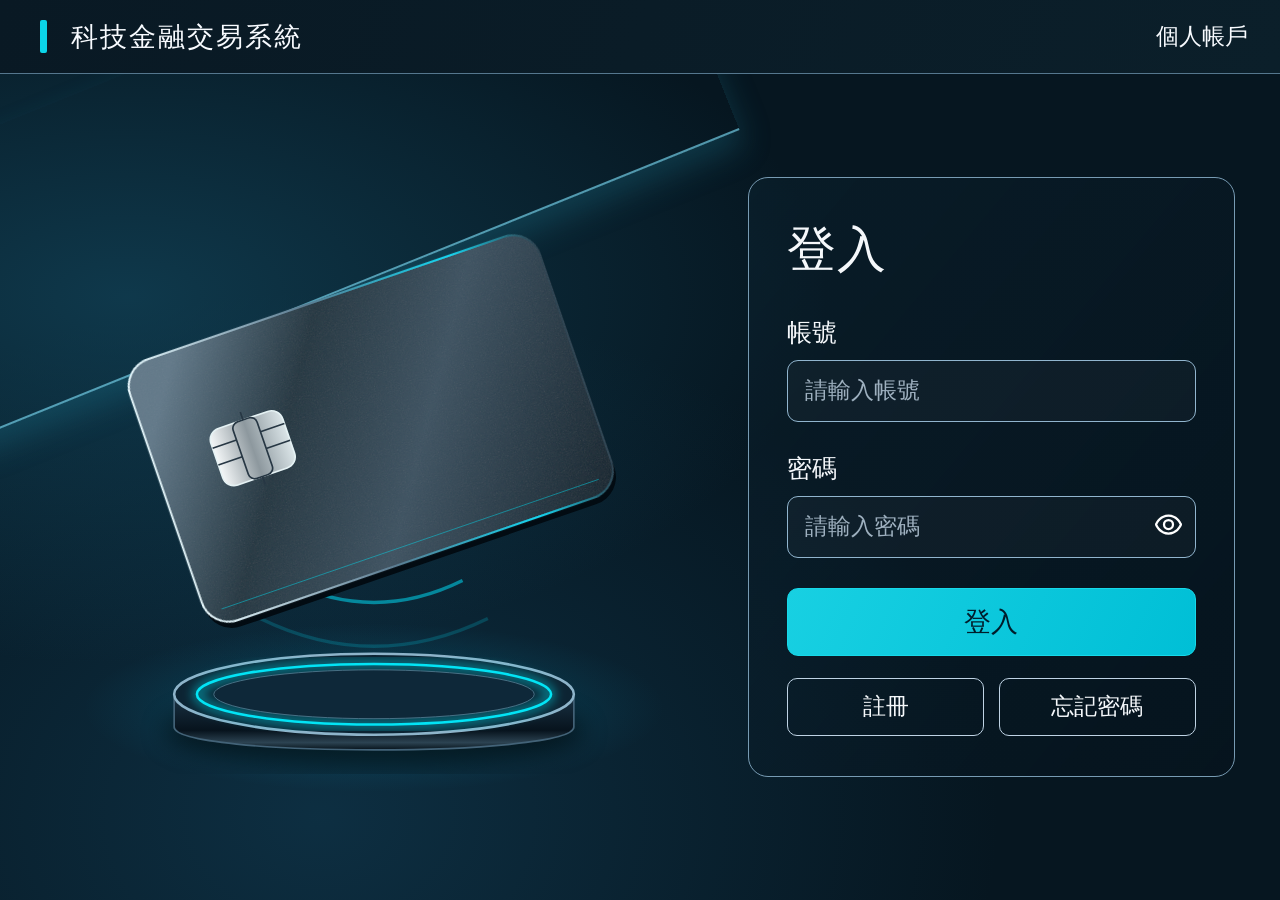
<file: index.html>
<!doctype html>
<html lang="zh-Hant" data-type="software">
<head>
  <meta charset="utf-8"><meta name="viewport" content="width=device-width,initial-scale=1">
  <meta name="description" content="科技金融交易系統專題展示：模擬收款、現金儲值、卡片管理及管理員審核。無實際金流。">
  <meta name="theme-color" content="#081a26"><meta name="page-type" content="software"><meta name="site-kind" content="software">
  <title>科技金融交易系統｜模擬交易</title>
  <link rel="stylesheet" href="./style.css?v=merchant-20261125-r2"><link rel="stylesheet" href="./live.css?v=merchant-20261125-r2"><script src="./app.js?v=merchant-20261125-r2" defer></script><script src="./api-client.js?v=merchant-20261125-r2" defer></script><script src="./user-live.js?v=merchant-20261125-r2" defer></script>
</head>
<body data-entry="user">
  <a class="skip" href="#content">跳至主要內容</a>
  <header class="topbar"><a class="brand" href="#home"><i></i>科技金融交易系統</a><div class="top-tools"><button class="icon-button menu-button" data-action="menu" aria-label="開啟導覽" aria-expanded="false">☰</button><span id="area-name">個人帳戶</span></div></header>
  <div id="app"></div>
  <footer class="simulation-tools"><details id="sim-tools"><summary>模擬控制台</summary><div class="tools-body"><p>僅使用虛構資料，不連接 MySQL、金流或讀卡機。資料儲存在此瀏覽器，可隨時重置。</p><label>使用者身分<select id="mode"><option value="user">個人帳戶</option><option value="merchant">商家收款</option></select></label><label class="check"><input id="auto-events" type="checkbox" checked>自動模擬讀卡與處理回應</label><div class="actions"><button data-action="load-fixture">載入流程測試資料</button><button data-action="reset-demo">重置為空帳戶</button></div><div id="device-controls"></div><p class="small" id="fixture-note">流程測試：付款人初始 NT$ 1,280，商家收款 300 後餘額 980，再儲值 500 後為 1,480。</p></div></details></footer>
  <dialog id="dialog" aria-labelledby="dialog-title"></dialog><div id="toast" role="status" aria-live="polite"></div>
  <noscript>本專題展示需要 JavaScript，請啟用後再操作。</noscript>
</body></html>
</file>
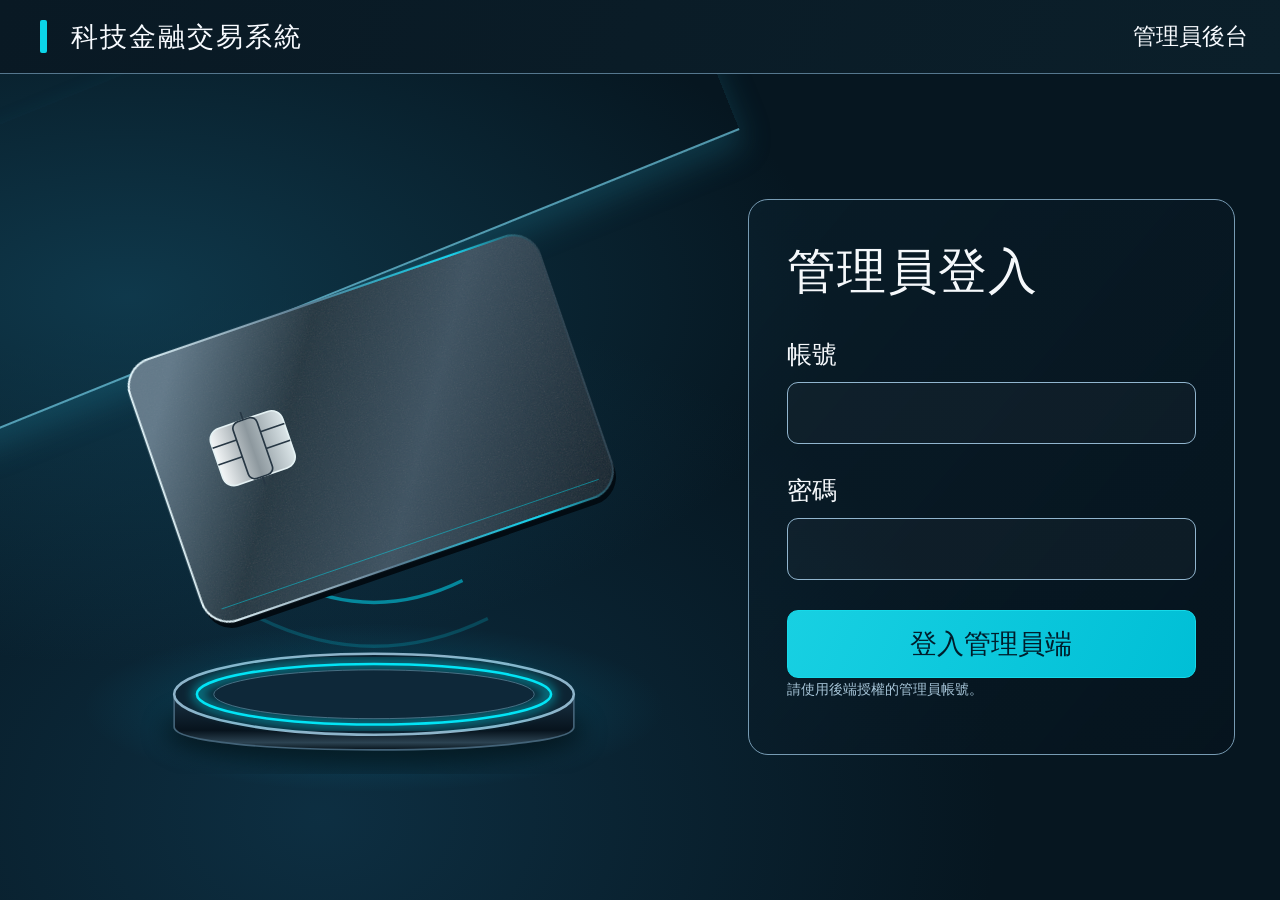
<file: simulation/admin.html>
<!doctype html>
<html lang="zh-Hant" data-type="software">
<head>
  <meta charset="utf-8"><meta name="viewport" content="width=device-width,initial-scale=1">
  <meta name="description" content="科技金融交易系統專題展示：模擬收款、現金儲值、卡片管理及管理員審核。無實際金流。">
  <meta name="theme-color" content="#081a26"><meta name="page-type" content="software"><meta name="site-kind" content="software">
  <title>管理員後台｜模擬交易</title>
  <link rel="stylesheet" href="./style.css?v=merchant-id-20261126-r1"><link rel="stylesheet" href="./console-ready.css?v=merchant-id-20261126-r1"><script src="./app.js?v=merchant-id-20261126-r1" defer></script><script src="./console-config.js?v=merchant-id-20261126-r1" defer></script><script src="./console-api.js?v=merchant-id-20261126-r1" defer></script><script src="./kiosk-api.js?v=merchant-id-20261126-r1" defer></script><script src="./console-ready.js?v=merchant-id-20261126-r1" defer></script>
</head>
<body data-entry="admin">
  <a class="skip" href="#content">跳至主要內容</a>
  <header class="topbar"><a class="brand" href="#admin"><i></i>科技金融交易系統</a><div class="top-tools"><button class="icon-button menu-button" data-action="menu" aria-label="開啟導覽" aria-expanded="false">☰</button><span id="area-name">管理員後台</span></div></header>
  <div id="app"></div>
  <footer class="simulation-tools"><details id="sim-tools"><summary>模擬控制台</summary><div class="tools-body"><p>僅使用虛構資料，不連接 MySQL、金流或讀卡機。資料儲存在此瀏覽器，可隨時重置。</p><label>獨立操作端<select id="mode" disabled><option value="admin">管理員後台（模擬）</option></select></label><label class="check"><input id="auto-events" type="checkbox" checked>自動模擬讀卡與處理回應</label><div class="actions"><button data-action="load-fixture">載入流程測試資料</button><button data-action="reset-demo">重置為空帳戶</button></div><div id="device-controls"></div><p class="small" id="fixture-note">流程測試：付款人初始 NT$ 1,280，商家收款 300 後餘額 980，再儲值 500 後為 1,480。</p></div></details></footer>
  <dialog id="dialog" aria-labelledby="dialog-title"></dialog><div id="toast" role="status" aria-live="polite"></div>
  <noscript>本專題展示需要 JavaScript，請啟用後再操作。</noscript>
</body></html>
</file>
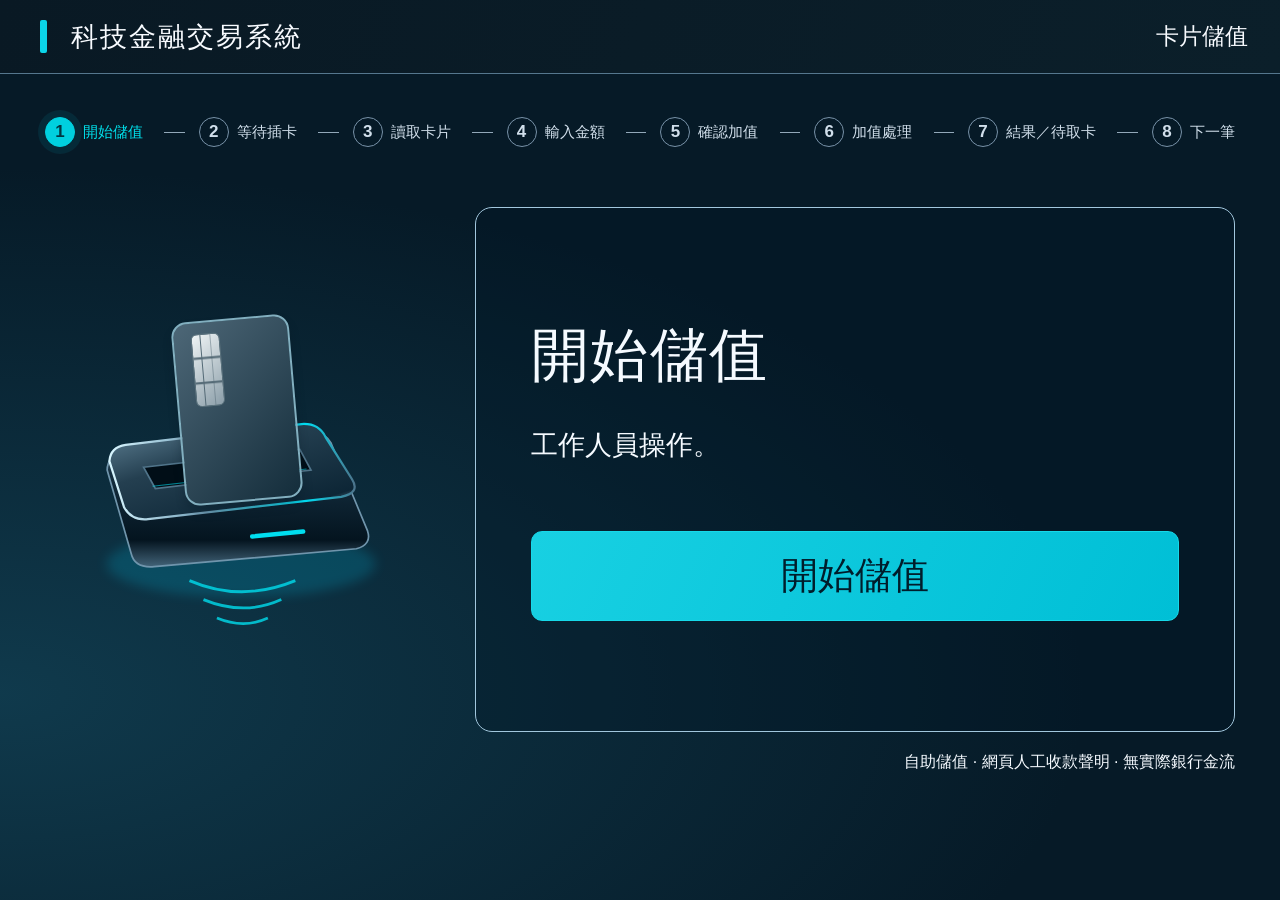
<file: simulation/topup.html>
<!doctype html>
<html lang="zh-Hant" data-type="software">
<head>
  <meta charset="utf-8"><meta name="viewport" content="width=device-width,initial-scale=1">
  <meta name="description" content="科技金融交易系統專題展示：模擬收款、現金儲值、卡片管理及管理員審核。無實際金流。">
  <meta name="theme-color" content="#081a26"><meta name="page-type" content="software"><meta name="site-kind" content="software">
  <title>卡片儲值工作站｜模擬交易</title>
  <link rel="stylesheet" href="./style.css?v=web-cash-20261125-r1"><link rel="stylesheet" href="./console-ready.css?v=web-cash-20261125-r1"><script src="./app.js?v=web-cash-20261125-r1" defer></script><script src="./console-config.js?v=web-cash-20261125-r1" defer></script><script src="./console-api.js?v=web-cash-20261125-r1" defer></script><script src="./kiosk-api.js?v=web-cash-20261125-r1" defer></script><script src="./console-ready.js?v=web-cash-20261125-r1" defer></script>
</head>
<body data-entry="topup">
  <a class="skip" href="#content">跳至主要內容</a>
  <header class="topbar"><a class="brand" href="#topup"><i></i>科技金融交易系統</a><div class="top-tools"><button class="icon-button menu-button" data-action="menu" aria-label="開啟導覽" aria-expanded="false">☰</button><span id="area-name">卡片儲值工作站</span></div></header>
  <div id="app"></div>
  <footer class="simulation-tools"><details id="sim-tools"><summary>模擬控制台</summary><div class="tools-body"><p>僅使用虛構資料，不連接 MySQL、金流或讀卡機。資料儲存在此瀏覽器，可隨時重置。</p><label>獨立操作端<select id="mode" disabled><option value="topup">卡片儲值工作站（模擬）</option></select></label><label class="check"><input id="auto-events" type="checkbox" checked>自動模擬讀卡與處理回應</label><div class="actions"><button data-action="load-fixture">載入流程測試資料</button><button data-action="reset-demo">重置為空帳戶</button></div><div id="device-controls"></div><p class="small" id="fixture-note">流程測試：付款人初始 NT$ 1,280，商家收款 300 後餘額 980，再儲值 500 後為 1,480。</p></div></details></footer>
  <dialog id="dialog" aria-labelledby="dialog-title"></dialog><div id="toast" role="status" aria-live="polite"></div>
  <noscript>本專題展示需要 JavaScript，請啟用後再操作。</noscript>
</body></html>
</file>
<file: style.css>
@charset "UTF-8";
:root{--nav:#091b27;--ink:#081e34;--muted:#52687a;--cyan:#00ccdf;--line:#bfd3e4;--paper:#f6fbff;--sidebar:clamp(240px,19.2vw,322px);--head:74px;--radius:17px;font-family:"Microsoft JhengHei","Noto Sans TC",Arial,sans-serif;color:var(--ink);background:var(--nav);font-synthesis:none}
*{box-sizing:border-box}body{margin:0}button,input,select{font:inherit}button,a,input,select{-webkit-tap-highlight-color:transparent}button,a{touch-action:manipulation}button{cursor:pointer}button:disabled{cursor:not-allowed;opacity:.42}a{color:inherit}button{transition:background .18s,box-shadow .18s,transform .15s}button:hover:not(:disabled){filter:brightness(1.06)}button:active:not(:disabled){transform:translateY(1px)}button:focus-visible,a:focus-visible,input:focus-visible,select:focus-visible,summary:focus-visible{outline:3px solid #00b9d6;outline-offset:4px}button,input,select{min-height:44px}button{border:1px solid #829eb3;border-radius:11px;padding:10px 20px;background:transparent;color:inherit;font-weight:700}input,select{width:100%;border:1px solid #8ca7bc;border-radius:11px;padding:13px 17px;background:#fff;color:var(--ink)}input:invalid:not(:placeholder-shown){box-shadow:none}label{display:block;font-weight:700;font-size:21px;margin-bottom:11px}input{font-size:23px}input[type=checkbox]{width:18px;min-height:18px}h1,h2,h3,p{margin-top:0}h1{font-size:clamp(32px,3.2vw,51px);line-height:1.3;margin-bottom:30px;letter-spacing:.025em}h2{font-size:clamp(25px,2.1vw,34px);line-height:1.4;margin-bottom:22px}h3{font-size:24px}p{line-height:1.7}h1[tabindex]:focus{outline:none}.skip{position:fixed;top:-70px;z-index:100;background:white;padding:12px}.skip:focus{top:0}.small{font-size:14px;color:var(--muted)}.muted{color:var(--muted)}.primary{background:linear-gradient(115deg,#18d0e2,#00bfd6);border-color:#16d9e9;color:#001d2b}.danger{color:#ae263a;border-color:#d18994}.wide{width:100%}.actions{display:flex;gap:15px;align-items:center;flex-wrap:wrap}.actions>*{flex:1}.actions a{text-align:center}.button-link{display:inline-flex;align-items:center;justify-content:center;text-decoration:none;min-height:46px;border:1px solid var(--line);border-radius:10px;padding:10px 20px;font-weight:700}.button-link.primary{border:0}.badge{display:inline-flex;align-items:center;gap:7px;border-radius:7px;padding:6px 12px;background:#d9f5f3;color:#17645f;font-size:15px;white-space:nowrap}.badge.pending{background:#fff1d6;color:#875c13}.badge.error{background:#ffe2e6;color:#9b3040}.icon{width:27px;height:27px;object-fit:contain;flex:none}.topbar{height:var(--head);display:flex;align-items:center;justify-content:space-between;padding:0 32px 0 40px;background:linear-gradient(110deg,#091924,#0b1f2a);border-bottom:1px solid #55778e;color:#f8fbff;position:relative;z-index:20}.brand{font-weight:700;font-size:clamp(21px,2.1vw,34px);letter-spacing:2px;text-decoration:none;display:flex;align-items:center;gap:24px;white-space:nowrap}.brand i{height:33px;width:7px;background:#0bd5e9;border-radius:2px}.top-tools{display:flex;gap:20px;align-items:center}.top-tools #area-name{font-size:23px;font-weight:700}.demo-label{font-size:12px;color:#9cb4c5;border:1px solid #355365;border-radius:6px;padding:5px 9px}.menu-button{display:none}.icon-button{padding:7px;min-width:44px;border:0}.layout{display:grid;grid-template-columns:var(--sidebar) minmax(0,1fr);min-height:calc(100svh - var(--head))}.sidebar{background:radial-gradient(ellipse at 0 85%,#15435b77,transparent 65%),#0a1c27;color:#f2f7fa;padding:32px 16px 0;position:relative;overflow:hidden;min-height:calc(100svh - var(--head));border-right:1px solid #274655}.sidebar h2{font-size:30px;margin:0 18px 30px}.sidebar nav{display:grid;gap:8px;position:relative;z-index:2}.sidebar nav a{display:flex;align-items:center;gap:22px;padding:14px 21px;border-radius:11px;text-decoration:none;font-size:25px;font-weight:700;min-height:63px}.sidebar .icon{filter:brightness(0) invert(1);width:30px;height:30px}.sidebar nav a.active{background:linear-gradient(100deg,#087e98,#193c4b)}.sidebar nav a:hover{background-color:#1f4658}.sidebar-art{width:100%;max-width:300px;display:block;margin:20px auto 0}.content{background:radial-gradient(ellipse at 90% 10%,#e6f3fd44,transparent),#f8fbfe;min-width:0;padding:34px clamp(22px,2vw,36px);min-height:calc(100svh - var(--head))}.page{animation:page-in .32s ease both}.heading-row{display:flex;align-items:center;justify-content:space-between;gap:20px;margin-bottom:28px}.heading-row h1,.heading-row h2{margin:0}.heading-row select{width:170px;background:transparent;font-size:20px}.panel{background:#ffffffb8;border:1px solid var(--line);border-radius:var(--radius);padding:27px;min-width:0}.stats{display:grid;grid-template-columns:1.22fr 1fr 1fr;gap:20px;margin-bottom:36px}.stat{background:#e9f5fc;border:1px solid #c3dceb;border-radius:var(--radius);padding:21px 27px;min-height:150px}.stat h2{font-size:26px;margin-bottom:10px}.stat-value{font-size:clamp(29px,2.5vw,41px);font-weight:700;letter-spacing:.01em;line-height:1.3}.balance-line{display:flex;align-items:center;justify-content:space-between;gap:10px}.balance-line button{font-size:15px;padding:8px 12px;white-space:nowrap;display:flex;align-items:center;gap:8px;background:#ffffff80}.balance-line .icon{width:22px;height:22px}.home-grid{display:grid;grid-template-columns:1.35fr 1fr;gap:25px}.home-grid>.panel{min-height:440px}.home-grid h2{font-size:32px}.chart{height:305px;display:flex;align-items:flex-end;justify-content:space-around;gap:30px;padding:30px 30px 68px;border-bottom:1px solid #597387;position:relative;margin:0 14px 45px}.chart-empty{position:absolute;inset:20px 0 90px;display:grid;place-items:center;color:#6c7e8c;font-size:24px}.chart::before{content:"0";position:absolute;bottom:-12px;left:-17px;color:#597387}.chart-column{width:38%;height:100%;display:flex;align-items:center;justify-content:flex-end;flex-direction:column;position:relative}.bar{width:75%;background:linear-gradient(#05cadd,#79dce8);border-radius:9px 9px 0 0;min-height:0;transition:height .55s ease}.bar.topup{background:linear-gradient(#6796b4,#c2dce9)}.chart-label{position:absolute;top:calc(100% + 20px);text-align:center;white-space:nowrap;line-height:1.8;font-size:19px}.chart-label strong{display:block;font-size:25px}.empty{min-height:220px;display:flex;flex-direction:column;align-items:center;justify-content:center;text-align:center;color:#6d7e8c;font-size:23px;gap:20px}.empty .icon{width:65px;height:65px;opacity:.5}.recent-list{display:grid;gap:0;list-style:none;padding:0;margin:0 0 20px}.recent-list li{padding:17px 0;border-bottom:1px solid #d6e2eb;display:flex;justify-content:space-between;gap:18px}.recent-list strong{display:block;font-size:18px}.recent-list small{display:block;color:var(--muted);margin-top:5px}.positive{color:#107968}.negative{color:#b13e4d}.footer-note{font-size:13px;line-height:1.6;color:var(--muted);margin:22px 0 0}.form-field{margin-bottom:25px}.form-field input{min-height:60px}.error-message{color:#b32842;margin:12px 0;min-height:0}.steps{display:flex;align-items:center;justify-content:space-between;gap:8px;border:1px solid var(--line);border-radius:15px;background:#fff9;padding:15px 19px;list-style:none;margin:0 0 26px}.steps li{display:flex;align-items:center;gap:8px;font-size:clamp(13px,1.2vw,20px);color:#5a7187;white-space:nowrap}.steps b{border:1px solid #7892a8;border-radius:50%;width:30px;height:30px;display:inline-grid;place-items:center;font-size:17px;flex:none}.steps li.current{color:#009eb5;font-weight:700}.steps li.current b{background:#00d0df;color:#003742;border-color:#00d0df;box-shadow:0 0 0 7px #00d1df16}.steps li.done b{color:#009fb5;border-color:#00b7cb}.steps li+li:before{content:"";width:clamp(7px,1.6vw,30px);border-top:1px solid #92a8b9;margin-right:6px}.transaction-grid{display:grid;grid-template-columns:.88fr 1.12fr;gap:20px;min-height:560px}.transaction-grid .panel{padding:28px}.transaction-grid h2{font-size:31px;padding-bottom:18px;border-bottom:1px solid var(--line)}.transaction-grid input{font-size:30px;font-weight:700;min-height:72px;border-color:#00b7cf}.transaction-grid .primary{font-size:29px;min-height:73px}.transaction-form .form-field{margin-bottom:32px}.transaction-form>p{text-align:center;margin:17px 0 0;color:var(--muted);font-size:18px}.reader-scene{position:relative;min-height:400px;display:grid;place-items:center;background:radial-gradient(ellipse at center,#c1e9f5aa,transparent 75%),linear-gradient(135deg,#edf7ff,#b5c9d6);overflow:hidden;border-radius:var(--radius);border:1px solid var(--line)}.reader-scene>img{width:100%;height:100%;object-fit:contain;position:relative;z-index:2}.reader-card{position:absolute;width:30%;height:24%;border:2px solid #82afbf;border-radius:15px;background:linear-gradient(135deg,#4d6777,#142d3b);z-index:3;left:9%;bottom:18%;transform:rotate(20deg);box-shadow:0 7px 10px #00152144;transition:transform .5s,opacity .3s}.reader-card::before{content:"";display:block;width:24%;height:39%;margin:10% 15%;background:linear-gradient(140deg,#e9f0f0,#8a9ca5);border-radius:6px;border:1px solid #5c737e}.reader-card.absent{opacity:0;transform:translate(-35px,35px) rotate(20deg)}.reader-scene.waiting .reader-card{animation:insert-guide 2.4s ease-in-out infinite}.reader-scene.reading::after,.reader-scene.processing::after{content:"";position:absolute;inset:8%;border-radius:50%;box-shadow:0 0 35px #00ccdb55;animation:signal 1.8s ease infinite}.transaction-summary{margin:0 0 24px}.transaction-summary>div{display:flex;justify-content:space-between;gap:20px;padding:13px 0;border-bottom:1px solid var(--line);font-size:22px}.transaction-summary dt{color:var(--muted);flex:none}.transaction-summary dd{margin:0;text-align:right;font-weight:700;overflow-wrap:anywhere}.transaction-status{text-align:center;padding:18px 0}.transaction-status h2{border:0;padding:0}.transaction-status p{font-size:24px}.spinner{display:block;width:58px;height:58px;border:4px solid #92c4d9;border-top-color:#00b9d2;border-radius:50%;animation:spin 1s linear infinite;margin:20px auto}.checkmark{display:inline-grid;place-items:center;border:4px solid #00bcd3;border-radius:50%;width:68px;height:68px;font-size:43px;color:#00afc8;margin-bottom:14px;animation:complete .7s ease both}.take-card{font-size:28px;font-weight:700;background:#b6f0f6;color:#032838;border-radius:12px;text-align:center;padding:10px;margin-bottom:20px}.result-grid{display:grid;grid-template-columns:.9fr 1.1fr;gap:30px;align-items:center}.result-grid .reader-scene{background:transparent;border:0}.result-grid h2{text-align:center;font-size:42px;margin-bottom:15px}.result-grid .primary{font-size:25px;min-height:64px}.result-grid .actions{margin-top:25px}.simulation-tools{position:fixed;bottom:12px;left:14px;z-index:45;color:#e7f8ff;font-size:13px}.simulation-tools summary{list-style:none;cursor:pointer;border:1px solid #54788d;border-radius:9px;padding:10px 14px;background:#0c2735;box-shadow:0 4px 20px #00121f22}.simulation-tools summary::before{content:"◈ ";color:#00d3e5}.tools-body{position:absolute;bottom:47px;left:0;width:min(430px,calc(100vw - 28px));max-height:75svh;overflow:auto;background:#0e2735;border:1px solid #40667b;border-radius:14px;padding:22px;box-shadow:0 12px 40px #0006}.tools-body label{font-size:14px}.tools-body p,.tools-body .small{color:#b8cbd6}.tools-body select{font-size:16px;margin-top:8px}.tools-body button{font-size:13px;color:#e6f8ff;border-color:#4c778f}.tools-body .actions{gap:8px}.check{display:flex;gap:9px;align-items:center;margin-top:15px}#device-controls{border-top:1px solid #3c5a6d;margin-top:17px;padding-top:15px}#device-controls .actions{display:flex;flex-wrap:wrap}#device-controls button{flex:1 1 40%}.login-page{min-height:calc(100svh - var(--head));background:radial-gradient(ellipse at 10% 27%,#19607d77,transparent 43%),radial-gradient(ellipse at 25% 90%,#123f5899,transparent 50%),#061620;position:relative;color:#f5f8fb;display:grid;grid-template-columns:1.35fr 1fr;align-items:center;gap:45px;padding:45px 45px 65px;overflow:hidden}.login-page::before{content:"";position:absolute;width:65%;height:280px;left:-9%;top:-60px;transform:rotate(-22deg);border-bottom:2px solid #77d7f1aa;box-shadow:0 16px 30px #2087a344;pointer-events:none}.login-art{position:relative;min-width:0}.login-art>img{display:block;width:100%;max-height:740px;object-fit:contain}.login-art>button{position:absolute;bottom:0;right:0;font-size:14px;color:white}.auth-panel{padding:40px clamp(28px,3vw,50px);border:1px solid #779bb3;border-radius:20px;background:linear-gradient(130deg,#102b3b44,#05121c88);position:relative;width:100%;max-width:650px;justify-self:center}.auth-panel h1{font-size:49px;margin-bottom:34px}.auth-panel input{background:#ffffff07;color:white;border-color:#91b5ce;min-height:62px}.auth-panel input::placeholder{color:#9eb0bf}.auth-panel label{font-size:25px}.auth-panel .primary{min-height:68px;font-size:27px}.auth-panel .actions{margin-top:22px}.auth-panel .small{color:#a6c4d7;margin-bottom:0}.password-wrap{position:relative}.password-wrap input{padding-right:60px}.password-wrap button{position:absolute;right:7px;top:8px;border:0;padding:7px}.password-wrap .icon{filter:brightness(0) invert(1)}.auth-panel .form-field{margin-bottom:30px}.auth-panel.compact h1{font-size:35px}.auth-panel.compact .form-field{margin-bottom:15px}.auth-panel.compact label{font-size:18px}.auth-panel.compact input{font-size:19px;min-height:47px}.card-grid{display:grid;grid-template-columns:.9fr 1.1fr;gap:28px}.card-visual{background:radial-gradient(ellipse at 50% 70%,#195473,#071924 65%);border-radius:17px;overflow:hidden}.card-visual img{width:100%;height:100%;max-height:520px;object-fit:contain}.card-number{font-size:clamp(25px,3vw,41px);font-weight:700;letter-spacing:3px;line-height:1.7}.filter-form{display:flex;align-items:flex-end;gap:14px;margin-bottom:24px}.filter-form label{font-size:15px;margin:0}.filter-form input,.filter-form select{font-size:16px;min-height:46px}.filter-form>label{flex:1}.table-wrap{overflow:auto;border:1px solid var(--line);border-radius:12px}table{width:100%;border-collapse:collapse;text-align:left;font-size:17px}th,td{padding:17px 19px;border-bottom:1px solid var(--line);white-space:nowrap}th{background:#eaf3f9;color:#3b566e;font-weight:700}td:last-child{font-weight:700}tr:last-child td{border-bottom:0}.table-empty{text-align:center;white-space:normal;padding:65px 20px;color:var(--muted)}.station,.admin .content,.admin .sidebar{background:radial-gradient(ellipse at 0 75%,#164f6599,transparent 60%),#061a27;color:#f5faff}.station{min-height:calc(100svh - var(--head));padding:28px 45px 55px}.station .steps{background:transparent;border:0;color:#e3eff7;padding-inline:0;margin-bottom:45px}.station .steps li{color:#d1dfeb}.station .steps li.current{color:#00e2ed}.station-grid{display:grid;grid-template-columns:.34fr .66fr;gap:38px;align-items:center}.station .reader-scene{min-height:460px;border:0;background:transparent}.station .panel{min-height:525px;background:#02172555;border-color:#a2c7dd;display:flex;flex-direction:column;justify-content:center;padding:48px 55px}.station h1{font-size:clamp(38px,4.5vw,72px)}.station p{font-size:27px}.station input{background:#102b3a;color:white;border-color:#00d0df;font-size:37px}.station .primary{font-size:37px;min-height:90px;margin-top:35px}.station label{font-size:28px}.station .transaction-summary dt{color:#adc5d6}.station .transaction-summary{margin-bottom:10px}.station .transaction-summary dd{color:white}.station .reader-card{width:30%;height:40%;bottom:43%;left:34%;transform:rotate(-5deg)}.station .reader-card.absent{transform:translateY(-65px) rotate(-5deg)}.admin .panel{background:#0b233177;border-color:#26758a}.admin .stat{background:#0b2635;border-color:#16b5cb}.admin .stat h2{font-size:23px}.admin .content{border-left:1px solid #204556}.admin .content>.page{border:1px solid #00d3e2;border-radius:16px;padding:26px}.admin .table-wrap{border-color:#36788e}.admin th{background:#163747;color:white}.admin td,.admin th{border-color:#34586c}.admin .table-empty,.admin .muted,.admin .small{color:#aac1d0}.admin input{background:#0e2a3a;color:white;border-color:#00bacf}.admin .detail-grid{display:grid;grid-template-columns:1fr 1fr;gap:22px;margin:22px 0}.admin .stats{margin-bottom:24px}.admin .stats .stat{min-height:115px}.admin .transaction-summary dt{color:#b6cbd8}.admin .badge{color:#96fff3;background:#0b514f}.admin button{color:white}.admin button.primary{color:#00222e}.admin .search{max-width:590px}.admin .panel>h2{margin-bottom:18px}.station-links{display:flex;gap:20px;align-items:center;justify-content:flex-end;margin-top:20px}.station-links a{font-size:14px;color:#9ebccc}.receipt-id{font-family:monospace;letter-spacing:.02em}.status-dot{height:8px;width:8px;background:#00d8dd;border-radius:50%;display:inline-block;margin-right:8px}.inline-note{background:#e5f5fa;padding:15px;border-radius:10px;font-size:15px}.admin .inline-note{background:#103447}.note-link{background:none;border:0;padding:0;min-height:25px;text-decoration:underline;color:inherit}dialog{border:1px solid #7cb5cc;border-radius:19px;padding:32px;max-width:650px;width:calc(100% - 40px);max-height:calc(100svh - 40px);overflow:auto;color:var(--ink);background:#f8fcff;box-shadow:0 20px 80px #00111d66;animation:dialog-in .22s ease}dialog::backdrop{background:#00111db5;backdrop-filter:blur(3px)}dialog h2{font-size:33px}dialog p{font-size:20px}dialog.dark{background:linear-gradient(120deg,#163644,#041723);color:white;border:2px solid #00d6e3}dialog.dark .amount{font-size:65px;text-align:center;margin:25px 0;font-weight:700}dialog.dark button{color:white}dialog.dark .primary{color:#00232b}dialog.dark label{font-size:18px}dialog input{margin-bottom:20px}#toast{position:fixed;bottom:22px;right:22px;background:#0c3544;color:white;border:1px solid #27bccc;border-radius:12px;padding:13px 19px;z-index:80;max-width:calc(100vw - 40px);box-shadow:0 6px 30px #00131f44;opacity:0;pointer-events:none;transition:opacity .2s}#toast.visible{opacity:1}.motion-paused *, .motion-paused *::before,.motion-paused *::after{animation-play-state:paused!important;transition:none!important}.motion-paused .page{animation:none!important}.motion-paused dialog{animation:none!important}
@keyframes page-in{from{opacity:.3;transform:translateY(9px)}to{opacity:1;transform:translateY(0)}}@keyframes dialog-in{from{opacity:0;transform:scale(.97)}to{opacity:1;transform:scale(1)}}@keyframes signal{50%{opacity:.25;transform:scale(.93)}}@keyframes spin{to{transform:rotate(360deg)}}@keyframes insert-guide{50%{transform:translate(15px,-9px) rotate(20deg)}}@keyframes complete{0%{opacity:0;transform:scale(.7)}65%{transform:scale(1.08)}100%{opacity:1;transform:scale(1)}}.login-art img{animation:levitate 6s ease-in-out infinite}@keyframes levitate{50%{transform:translateY(-10px) rotate(.6deg)}}
@media(min-width:1800px){.content{padding:40px 45px}.home-grid>.panel{min-height:480px}}
@media(max-width:1200px){:root{--sidebar:230px}.brand{font-size:26px}.sidebar nav a{font-size:20px;gap:16px;padding-inline:14px}.sidebar h2{font-size:25px}.content{padding:28px 24px}.stats{gap:12px}.stat{padding:18px;min-height:130px}.stat h2{font-size:21px}.balance-line{flex-wrap:wrap}.balance-line button{font-size:13px}.home-grid{gap:18px}.home-grid h2{font-size:26px}.chart{padding-inline:10px}.chart-label{font-size:16px}.chart-label strong{font-size:23px}.steps{flex-wrap:wrap;justify-content:flex-start;gap:12px}.steps li+li:before{display:none}.transaction-grid{min-height:490px}.transaction-grid .panel{padding:22px}.transaction-grid h2{font-size:27px}.reader-scene{min-height:340px}.station .steps li{font-size:16px}.station .panel{padding:35px}.station p{font-size:23px}.top-tools{gap:12px}.top-tools #area-name{font-size:19px}.demo-label{font-size:11px}.result-grid{gap:18px}.transaction-summary>div{font-size:18px}.station-grid{gap:20px}.station{padding:25px 30px 55px}}
@media(max-width:900px){:root{--head:66px;--sidebar:215px}.topbar{padding-inline:20px}.brand{font-size:22px;gap:12px;letter-spacing:.5px}.brand i{height:25px;width:5px}.demo-label{display:none}.sidebar nav a{font-size:18px;gap:12px}.sidebar .icon{width:25px;height:25px}.sidebar h2{font-size:23px;margin-inline:10px}.content{padding:25px 20px}.home-grid{grid-template-columns:1fr}.home-grid>.panel{min-height:330px}.stats{grid-template-columns:1fr 1fr;gap:14px;margin-bottom:22px}.stat:first-child{grid-column:1/-1;min-height:110px}.balance-line{flex-wrap:nowrap}.stat{min-height:110px}.transaction-grid,.result-grid{grid-template-columns:1fr}.transaction-grid .reader-scene{min-height:290px;max-height:320px}.transaction-grid .panel{order:0}.transaction-grid .reader-scene{order:1}.result-grid .reader-scene{min-height:250px;max-height:300px}.result-grid .reader-scene>img{max-height:300px}.card-grid{grid-template-columns:1fr}.card-visual{max-height:280px}.login-page{gap:20px;padding:35px 25px 65px;grid-template-columns:1fr 1.1fr}.auth-panel{padding:28px}.auth-panel h1{font-size:38px}.auth-panel label{font-size:21px}.auth-panel .primary{font-size:23px}.login-art>button{font-size:12px}.auth-panel .actions{gap:10px}.station-grid{grid-template-columns:.36fr .64fr;gap:10px}.station .reader-scene{min-height:340px}.station .panel{padding:30px;min-height:470px}.station .primary{font-size:27px}.admin .detail-grid{grid-template-columns:1fr}.admin .content>.page{padding:20px}.admin .stats{grid-template-columns:repeat(3,1fr)}.admin .stat:first-child{grid-column:auto}.admin .stat{padding:12px}.admin .stat h2{font-size:17px}.admin .stat-value{font-size:30px}}
@media(max-width:640px){:root{--head:64px}.topbar{padding:0 16px;gap:8px;position:sticky;top:0}.brand{font-size:18px;gap:9px;letter-spacing:0}.brand i{height:24px;width:4px}.top-tools #area-name{display:none}.menu-button{display:block;font-size:23px;color:white}.layout{display:block}.sidebar{display:none;position:fixed;z-index:30;top:var(--head);bottom:0;width:min(320px,85vw);box-shadow:20px 0 60px #00111d66;overflow:auto;padding-top:23px}.sidebar.open{display:block}.sidebar h2{margin-bottom:19px}.sidebar nav a{font-size:21px;min-height:57px}.sidebar-art{max-width:230px}.content{padding:22px 17px 70px;min-height:calc(100svh - var(--head))}h1{font-size:31px;margin-bottom:22px}h2{font-size:25px}.heading-row{gap:12px;margin-bottom:22px}.heading-row select{width:108px;font-size:15px;padding:8px}.heading-row h1{font-size:29px}.stats{gap:13px;margin-bottom:18px}.stat{padding:16px;min-height:105px}.stat h2{font-size:20px;margin-bottom:9px}.stat-value{font-size:29px}.stat:first-child{min-height:114px}.balance-line button{font-size:13px;padding:8px 10px}.balance-line .icon{width:20px}.home-grid{gap:18px}.panel{padding:19px;border-radius:15px}.home-grid>.panel{min-height:0}.home-grid h2{font-size:25px;margin-bottom:10px}.chart{height:235px;margin-bottom:55px;padding:25px 12px 45px;gap:22px}.chart-empty{font-size:20px}.chart-label{font-size:16px;top:calc(100% + 16px)}.chart-label strong{font-size:22px}.empty{min-height:190px;font-size:21px;gap:15px}.empty .icon{width:58px;height:58px}.home-grid .wide{font-size:20px;min-height:52px}.recent-list li{padding:14px 0;font-size:16px}.recent-list strong{font-size:16px}.login-page{display:flex;flex-direction:column;padding:0 20px 70px;gap:0;min-height:calc(100svh - var(--head))}.login-art{width:100%;height:205px}.login-art>img{height:235px;width:100%;margin-top:-30px}.login-art>button{right:0;bottom:10px;min-height:35px;padding:5px 10px}.auth-panel{padding:25px 23px;border-radius:16px;max-width:480px}.auth-panel h1{font-size:34px;margin-bottom:25px}.auth-panel label{font-size:19px;margin-bottom:8px}.auth-panel input{min-height:51px;font-size:19px}.auth-panel .form-field{margin-bottom:20px}.auth-panel .primary{min-height:54px;font-size:23px}.auth-panel .actions{margin-top:16px}.auth-panel .actions>*{font-size:17px;padding-inline:10px}.auth-panel .small{font-size:12px}.password-wrap button{top:3px}.transaction-grid{min-height:0;gap:16px}.transaction-grid .panel{padding:20px}.transaction-grid h2{font-size:25px}.transaction-grid .primary{font-size:25px;min-height:60px}.transaction-grid input{font-size:25px;min-height:60px}.transaction-form .form-field{margin-bottom:23px}.transaction-grid .reader-scene{min-height:245px;max-height:270px}.steps{padding:13px 12px;gap:10px 12px;margin-bottom:20px}.steps li{font-size:12px;gap:5px}.steps b{width:24px;height:24px;font-size:13px}.steps li.current b{box-shadow:none}.transaction-summary>div{font-size:17px;padding:12px 0}.transaction-summary dd{max-width:60%}.result-grid h2{font-size:32px}.take-card{font-size:25px}.result-grid .reader-scene{max-height:230px;min-height:230px}.result-grid .reader-scene>img{max-height:230px}.card-number{font-size:26px;letter-spacing:1px}.filter-form{flex-wrap:wrap;gap:12px}.filter-form>label{flex-basis:40%;min-width:0}.filter-form .actions{width:100%}.table-wrap{border:0;overflow:visible}table,tbody{display:block}thead{position:absolute;clip-path:inset(50%);width:1px;height:1px;overflow:hidden}tbody{display:grid;gap:15px}tr{display:block;border:1px solid var(--line);border-radius:12px;padding:11px 16px;background:#fff8}td{display:grid;grid-template-columns:90px minmax(0,1fr);gap:10px;white-space:normal;overflow-wrap:anywhere;border:0;padding:8px 0;font-size:15px}td::before{content:attr(data-label);font-weight:700;color:var(--muted)}td.table-empty{display:block;padding:25px 10px}td.table-empty:before{display:none}.station{padding:20px 17px 70px}.station .steps{margin-bottom:20px;gap:12px}.station .steps li{font-size:12px}.station-grid{display:flex;flex-direction:column;gap:15px}.station .reader-scene{min-height:210px;max-height:230px;width:100%}.station .reader-scene>img{max-height:230px}.station .panel{width:100%;min-height:335px;padding:25px}.station h1{font-size:35px}.station p{font-size:20px}.station input{font-size:30px;min-height:65px}.station .primary{font-size:26px;min-height:65px;margin-top:22px}.station label{font-size:21px}.station-links{flex-wrap:wrap;justify-content:flex-start}.station .reader-card{width:20%;height:40%;left:40%;bottom:44%}.admin .content>.page{padding:17px;border-radius:12px}.admin .stats{grid-template-columns:1fr;gap:12px}.admin .stat:first-child{grid-column:auto}.admin .stat{min-height:90px}.admin .heading-row{align-items:flex-start;flex-wrap:wrap}.admin .heading-row h1{font-size:29px}.admin .panel{padding:17px}.admin .detail-grid{gap:15px}.admin tr{background:#092332;border-color:#36788e}.admin td::before{color:#9fbbcc}.simulation-tools{left:10px;bottom:10px}.simulation-tools summary{font-size:12px;padding:9px 12px}.tools-body{width:min(430px,calc(100vw - 20px))}dialog{padding:25px}dialog h2{font-size:28px}dialog p{font-size:18px}dialog.dark .amount{font-size:48px}.actions{gap:12px}.actions>*{min-width:0}.result-grid .actions{flex-direction:column}.result-grid .actions>*{width:100%}#toast{bottom:60px;right:10px}.transaction-status p{font-size:22px}}

.stage-grid{grid-template-columns:minmax(220px,.29fr) minmax(0,1fr)}.stage-grid .transaction-summary>div{display:block;padding:20px 0}.stage-grid .transaction-summary dd{text-align:left;font-size:32px;margin-top:16px;max-width:none}.reader-panel{position:relative;display:flex;flex-direction:column;gap:16px;min-width:0}.reader-panel .reader-scene{flex:1;min-height:480px}.reader-panel .reader-scene>img{padding:80px 0 0 65px}.reader-caption{position:absolute;top:27px;left:30px;max-width:calc(100% - 50px);z-index:5;pointer-events:none}.reader-caption h2{border:0;font-size:36px;margin:16px 0 8px;padding:0}.reader-caption p{font-size:20px}.reader-caption .spinner{margin:20px 0}.reader-panel .actions .primary{font-size:22px;min-height:56px}.reader-panel .actions button{min-height:56px}.home-grid>.panel>.button-link{display:flex;max-width:270px;margin:28px auto 0;font-size:25px;min-height:60px}.home-grid .chart{height:290px;padding-bottom:0;margin:0 18px 75px}.home-grid .chart-label{top:calc(100% + 14px)}.auth-panel .actions .button-link{font-size:23px;min-height:58px}
@media(max-width:900px){.stage-grid{grid-template-columns:1fr}.stage-grid .transaction-summary{display:grid;grid-template-columns:1fr 1fr;gap:20px;margin:0}.stage-grid .transaction-summary dd{font-size:25px}.reader-panel .reader-scene{min-height:360px}.reader-caption h2{font-size:29px}.reader-caption p{font-size:17px}.home-grid .chart{height:230px}}
@media(max-width:640px){.stage-grid .panel{padding:17px}.stage-grid .transaction-summary>div{padding:8px 0}.stage-grid .transaction-summary dd{font-size:22px;margin-top:8px}.reader-panel .reader-scene{min-height:340px;max-height:none}.reader-panel .reader-scene>img{padding:100px 0 0 15px}.reader-caption{top:18px;left:18px;max-width:calc(100% - 36px)}.reader-caption h2{font-size:26px;margin:12px 0 7px}.reader-caption p{font-size:15px;line-height:1.5}.reader-panel .actions{flex-direction:column}.reader-panel .actions button{width:100%}.home-grid>.panel>.button-link{max-width:none;width:100%;font-size:22px;min-height:54px}.home-grid .chart{height:200px;margin-bottom:75px}.auth-panel .actions .button-link{font-size:18px;min-height:46px}}
.station .result-grid{grid-template-columns:1.5fr .8fr;gap:30px;min-height:600px}.station .result-grid>section{order:-1;display:flex;flex-direction:column;border:1px solid #00d2df;border-radius:23px;background:#08213088;padding:28px 35px}.station .result-grid .transaction-status{order:0}.station .result-grid h2{font-size:60px}.station .result-grid .transaction-summary{order:1;border:1px solid #459db2;border-radius:18px;padding:15px 28px}.station .result-grid .transaction-summary>div{font-size:28px}.station .result-grid .take-card{order:2;background:transparent;color:#00dfec;font-size:44px;margin:15px 0 0}.station .result-grid .actions{order:3;margin-top:5px}.station .result-grid .actions .primary{font-size:30px;margin-top:20px;min-height:70px}.station .result-grid .small{order:4;font-size:17px;color:#b3c9d7}.station .result-grid .reader-scene{height:100%;min-height:440px}.station .result-grid .reader-card{width:30%;height:38%;left:35%;bottom:43%}
@media(max-width:900px){.station .result-grid{grid-template-columns:1.2fr .8fr;gap:20px}.station .result-grid>section{padding:24px}.station .result-grid h2{font-size:42px}.station .result-grid .transaction-summary{padding:12px 16px}.station .result-grid .transaction-summary>div{font-size:20px}.station .result-grid .take-card{font-size:30px}.station .result-grid .reader-scene{min-height:320px}}
@media(max-width:640px){.station .result-grid{grid-template-columns:1fr;min-height:0}.station .result-grid h2{font-size:35px}.station .result-grid>section{padding:22px 18px}.station .result-grid .transaction-summary>div{font-size:17px}.station .result-grid .reader-scene{height:230px;min-height:230px}.station .result-grid .reader-card{width:20%;height:40%;left:40%;bottom:44%}.station .result-grid .actions .primary{font-size:26px}.station .result-grid .take-card{font-size:28px}}
@media(prefers-reduced-motion:reduce){*,*::before,*::after{animation:none!important;transition:none!important;scroll-behavior:auto!important}}

.reader-scene>img{position:absolute;inset:0;width:100%;height:100%}.admin .search{width:min(590px,62%);flex-wrap:nowrap}.admin .search input{flex:1;min-width:0}.admin .search button{flex:0 0 120px}.admin .footer-note{color:#9fb9ca}
.station .small{color:#b7cbd9;font-size:17px}.reader-card::before{background:linear-gradient(90deg,transparent 30%,#536975 31%,#536975 33%,transparent 34%,transparent 65%,#536975 66%,#536975 68%,transparent 69%),linear-gradient(0deg,transparent 30%,#536975 31%,#536975 33%,transparent 34%,transparent 65%,#536975 66%,#536975 68%,transparent 69%),linear-gradient(140deg,#eff4f5,#8b9ea9)}
@media(max-width:640px){.home-grid .chart{height:150px}.home-grid>.panel{min-height:0}.admin .search{width:100%}.admin .search button{flex-basis:80px}}
.reader-panel>.reader-scene{order:0}.reader-panel>.actions,.reader-panel>button{order:1}
body:is([data-page="topup"],[data-page="login"],[data-page="register"],[data-page="recovery"]) .menu-button{display:none}
</file>
<file: live.css>
.simulation-tools[hidden]{display:none!important}.error-message{overflow-wrap:anywhere}.auth-panel form .form-field{min-width:0}
</file>
<file: simulation/style.css>
@charset "UTF-8";
:root{--nav:#091b27;--ink:#081e34;--muted:#52687a;--cyan:#00ccdf;--line:#bfd3e4;--paper:#f6fbff;--sidebar:clamp(240px,19.2vw,322px);--head:74px;--radius:17px;font-family:"Microsoft JhengHei","Noto Sans TC",Arial,sans-serif;color:var(--ink);background:var(--nav);font-synthesis:none}
*{box-sizing:border-box}body{margin:0}button,input,select{font:inherit}button,a,input,select{-webkit-tap-highlight-color:transparent}button,a{touch-action:manipulation}button{cursor:pointer}button:disabled{cursor:not-allowed;opacity:.42}a{color:inherit}button{transition:background .18s,box-shadow .18s,transform .15s}button:hover:not(:disabled){filter:brightness(1.06)}button:active:not(:disabled){transform:translateY(1px)}button:focus-visible,a:focus-visible,input:focus-visible,select:focus-visible,summary:focus-visible{outline:3px solid #00b9d6;outline-offset:4px}button,input,select{min-height:44px}button{border:1px solid #829eb3;border-radius:11px;padding:10px 20px;background:transparent;color:inherit;font-weight:700}input,select{width:100%;border:1px solid #8ca7bc;border-radius:11px;padding:13px 17px;background:#fff;color:var(--ink)}input:invalid:not(:placeholder-shown){box-shadow:none}label{display:block;font-weight:700;font-size:21px;margin-bottom:11px}input{font-size:23px}input[type=checkbox]{width:18px;min-height:18px}h1,h2,h3,p{margin-top:0}h1{font-size:clamp(32px,3.2vw,51px);line-height:1.3;margin-bottom:30px;letter-spacing:.025em}h2{font-size:clamp(25px,2.1vw,34px);line-height:1.4;margin-bottom:22px}h3{font-size:24px}p{line-height:1.7}h1[tabindex]:focus{outline:none}.skip{position:fixed;top:-70px;z-index:100;background:white;padding:12px}.skip:focus{top:0}.small{font-size:14px;color:var(--muted)}.muted{color:var(--muted)}.primary{background:linear-gradient(115deg,#18d0e2,#00bfd6);border-color:#16d9e9;color:#001d2b}.danger{color:#ae263a;border-color:#d18994}.wide{width:100%}.actions{display:flex;gap:15px;align-items:center;flex-wrap:wrap}.actions>*{flex:1}.actions a{text-align:center}.button-link{display:inline-flex;align-items:center;justify-content:center;text-decoration:none;min-height:46px;border:1px solid var(--line);border-radius:10px;padding:10px 20px;font-weight:700}.button-link.primary{border:0}.badge{display:inline-flex;align-items:center;gap:7px;border-radius:7px;padding:6px 12px;background:#d9f5f3;color:#17645f;font-size:15px;white-space:nowrap}.badge.pending{background:#fff1d6;color:#875c13}.badge.error{background:#ffe2e6;color:#9b3040}.icon{width:27px;height:27px;object-fit:contain;flex:none}.topbar{height:var(--head);display:flex;align-items:center;justify-content:space-between;padding:0 32px 0 40px;background:linear-gradient(110deg,#091924,#0b1f2a);border-bottom:1px solid #55778e;color:#f8fbff;position:relative;z-index:20}.brand{font-weight:700;font-size:clamp(21px,2.1vw,34px);letter-spacing:2px;text-decoration:none;display:flex;align-items:center;gap:24px;white-space:nowrap}.brand i{height:33px;width:7px;background:#0bd5e9;border-radius:2px}.top-tools{display:flex;gap:20px;align-items:center}.top-tools #area-name{font-size:23px;font-weight:700}.demo-label{font-size:12px;color:#9cb4c5;border:1px solid #355365;border-radius:6px;padding:5px 9px}.menu-button{display:none}.icon-button{padding:7px;min-width:44px;border:0}.layout{display:grid;grid-template-columns:var(--sidebar) minmax(0,1fr);min-height:calc(100svh - var(--head))}.sidebar{background:radial-gradient(ellipse at 0 85%,#15435b77,transparent 65%),#0a1c27;color:#f2f7fa;padding:32px 16px 0;position:relative;overflow:hidden;min-height:calc(100svh - var(--head));border-right:1px solid #274655}.sidebar h2{font-size:30px;margin:0 18px 30px}.sidebar nav{display:grid;gap:8px;position:relative;z-index:2}.sidebar nav a{display:flex;align-items:center;gap:22px;padding:14px 21px;border-radius:11px;text-decoration:none;font-size:25px;font-weight:700;min-height:63px}.sidebar .icon{filter:brightness(0) invert(1);width:30px;height:30px}.sidebar nav a.active{background:linear-gradient(100deg,#087e98,#193c4b)}.sidebar nav a:hover{background-color:#1f4658}.sidebar-art{width:100%;max-width:300px;display:block;margin:20px auto 0}.content{background:radial-gradient(ellipse at 90% 10%,#e6f3fd44,transparent),#f8fbfe;min-width:0;padding:34px clamp(22px,2vw,36px);min-height:calc(100svh - var(--head))}.page{animation:page-in .32s ease both}.heading-row{display:flex;align-items:center;justify-content:space-between;gap:20px;margin-bottom:28px}.heading-row h1,.heading-row h2{margin:0}.heading-row select{width:170px;background:transparent;font-size:20px}.panel{background:#ffffffb8;border:1px solid var(--line);border-radius:var(--radius);padding:27px;min-width:0}.stats{display:grid;grid-template-columns:1.22fr 1fr 1fr;gap:20px;margin-bottom:36px}.stat{background:#e9f5fc;border:1px solid #c3dceb;border-radius:var(--radius);padding:21px 27px;min-height:150px}.stat h2{font-size:26px;margin-bottom:10px}.stat-value{font-size:clamp(29px,2.5vw,41px);font-weight:700;letter-spacing:.01em;line-height:1.3}.balance-line{display:flex;align-items:center;justify-content:space-between;gap:10px}.balance-line button{font-size:15px;padding:8px 12px;white-space:nowrap;display:flex;align-items:center;gap:8px;background:#ffffff80}.balance-line .icon{width:22px;height:22px}.home-grid{display:grid;grid-template-columns:1.35fr 1fr;gap:25px}.home-grid>.panel{min-height:440px}.home-grid h2{font-size:32px}.chart{height:305px;display:flex;align-items:flex-end;justify-content:space-around;gap:30px;padding:30px 30px 68px;border-bottom:1px solid #597387;position:relative;margin:0 14px 45px}.chart-empty{position:absolute;inset:20px 0 90px;display:grid;place-items:center;color:#6c7e8c;font-size:24px}.chart::before{content:"0";position:absolute;bottom:-12px;left:-17px;color:#597387}.chart-column{width:38%;height:100%;display:flex;align-items:center;justify-content:flex-end;flex-direction:column;position:relative}.bar{width:75%;background:linear-gradient(#05cadd,#79dce8);border-radius:9px 9px 0 0;min-height:0;transition:height .55s ease}.bar.topup{background:linear-gradient(#6796b4,#c2dce9)}.chart-label{position:absolute;top:calc(100% + 20px);text-align:center;white-space:nowrap;line-height:1.8;font-size:19px}.chart-label strong{display:block;font-size:25px}.empty{min-height:220px;display:flex;flex-direction:column;align-items:center;justify-content:center;text-align:center;color:#6d7e8c;font-size:23px;gap:20px}.empty .icon{width:65px;height:65px;opacity:.5}.recent-list{display:grid;gap:0;list-style:none;padding:0;margin:0 0 20px}.recent-list li{padding:17px 0;border-bottom:1px solid #d6e2eb;display:flex;justify-content:space-between;gap:18px}.recent-list strong{display:block;font-size:18px}.recent-list small{display:block;color:var(--muted);margin-top:5px}.positive{color:#107968}.negative{color:#b13e4d}.footer-note{font-size:13px;line-height:1.6;color:var(--muted);margin:22px 0 0}.form-field{margin-bottom:25px}.form-field input{min-height:60px}.error-message{color:#b32842;margin:12px 0;min-height:0}.steps{display:flex;align-items:center;justify-content:space-between;gap:8px;border:1px solid var(--line);border-radius:15px;background:#fff9;padding:15px 19px;list-style:none;margin:0 0 26px}.steps li{display:flex;align-items:center;gap:8px;font-size:clamp(13px,1.2vw,20px);color:#5a7187;white-space:nowrap}.steps b{border:1px solid #7892a8;border-radius:50%;width:30px;height:30px;display:inline-grid;place-items:center;font-size:17px;flex:none}.steps li.current{color:#009eb5;font-weight:700}.steps li.current b{background:#00d0df;color:#003742;border-color:#00d0df;box-shadow:0 0 0 7px #00d1df16}.steps li.done b{color:#009fb5;border-color:#00b7cb}.steps li+li:before{content:"";width:clamp(7px,1.6vw,30px);border-top:1px solid #92a8b9;margin-right:6px}.transaction-grid{display:grid;grid-template-columns:.88fr 1.12fr;gap:20px;min-height:560px}.transaction-grid .panel{padding:28px}.transaction-grid h2{font-size:31px;padding-bottom:18px;border-bottom:1px solid var(--line)}.transaction-grid input{font-size:30px;font-weight:700;min-height:72px;border-color:#00b7cf}.transaction-grid .primary{font-size:29px;min-height:73px}.transaction-form .form-field{margin-bottom:32px}.transaction-form>p{text-align:center;margin:17px 0 0;color:var(--muted);font-size:18px}.reader-scene{position:relative;min-height:400px;display:grid;place-items:center;background:radial-gradient(ellipse at center,#c1e9f5aa,transparent 75%),linear-gradient(135deg,#edf7ff,#b5c9d6);overflow:hidden;border-radius:var(--radius);border:1px solid var(--line)}.reader-scene>img{width:100%;height:100%;object-fit:contain;position:relative;z-index:2}.reader-card{position:absolute;width:30%;height:24%;border:2px solid #82afbf;border-radius:15px;background:linear-gradient(135deg,#4d6777,#142d3b);z-index:3;left:9%;bottom:18%;transform:rotate(20deg);box-shadow:0 7px 10px #00152144;transition:transform .5s,opacity .3s}.reader-card::before{content:"";display:block;width:24%;height:39%;margin:10% 15%;background:linear-gradient(140deg,#e9f0f0,#8a9ca5);border-radius:6px;border:1px solid #5c737e}.reader-card.absent{opacity:0;transform:translate(-35px,35px) rotate(20deg)}.reader-scene.waiting .reader-card{animation:insert-guide 2.4s ease-in-out infinite}.reader-scene.reading::after,.reader-scene.processing::after{content:"";position:absolute;inset:8%;border-radius:50%;box-shadow:0 0 35px #00ccdb55;animation:signal 1.8s ease infinite}.transaction-summary{margin:0 0 24px}.transaction-summary>div{display:flex;justify-content:space-between;gap:20px;padding:13px 0;border-bottom:1px solid var(--line);font-size:22px}.transaction-summary dt{color:var(--muted);flex:none}.transaction-summary dd{margin:0;text-align:right;font-weight:700;overflow-wrap:anywhere}.transaction-status{text-align:center;padding:18px 0}.transaction-status h2{border:0;padding:0}.transaction-status p{font-size:24px}.spinner{display:block;width:58px;height:58px;border:4px solid #92c4d9;border-top-color:#00b9d2;border-radius:50%;animation:spin 1s linear infinite;margin:20px auto}.checkmark{display:inline-grid;place-items:center;border:4px solid #00bcd3;border-radius:50%;width:68px;height:68px;font-size:43px;color:#00afc8;margin-bottom:14px;animation:complete .7s ease both}.take-card{font-size:28px;font-weight:700;background:#b6f0f6;color:#032838;border-radius:12px;text-align:center;padding:10px;margin-bottom:20px}.result-grid{display:grid;grid-template-columns:.9fr 1.1fr;gap:30px;align-items:center}.result-grid .reader-scene{background:transparent;border:0}.result-grid h2{text-align:center;font-size:42px;margin-bottom:15px}.result-grid .primary{font-size:25px;min-height:64px}.result-grid .actions{margin-top:25px}.simulation-tools{position:fixed;bottom:12px;left:14px;z-index:45;color:#e7f8ff;font-size:13px}.simulation-tools summary{list-style:none;cursor:pointer;border:1px solid #54788d;border-radius:9px;padding:10px 14px;background:#0c2735;box-shadow:0 4px 20px #00121f22}.simulation-tools summary::before{content:"◈ ";color:#00d3e5}.tools-body{position:absolute;bottom:47px;left:0;width:min(430px,calc(100vw - 28px));max-height:75svh;overflow:auto;background:#0e2735;border:1px solid #40667b;border-radius:14px;padding:22px;box-shadow:0 12px 40px #0006}.tools-body label{font-size:14px}.tools-body p,.tools-body .small{color:#b8cbd6}.tools-body select{font-size:16px;margin-top:8px}.tools-body button{font-size:13px;color:#e6f8ff;border-color:#4c778f}.tools-body .actions{gap:8px}.check{display:flex;gap:9px;align-items:center;margin-top:15px}#device-controls{border-top:1px solid #3c5a6d;margin-top:17px;padding-top:15px}#device-controls .actions{display:flex;flex-wrap:wrap}#device-controls button{flex:1 1 40%}.login-page{min-height:calc(100svh - var(--head));background:radial-gradient(ellipse at 10% 27%,#19607d77,transparent 43%),radial-gradient(ellipse at 25% 90%,#123f5899,transparent 50%),#061620;position:relative;color:#f5f8fb;display:grid;grid-template-columns:1.35fr 1fr;align-items:center;gap:45px;padding:45px 45px 65px;overflow:hidden}.login-page::before{content:"";position:absolute;width:65%;height:280px;left:-9%;top:-60px;transform:rotate(-22deg);border-bottom:2px solid #77d7f1aa;box-shadow:0 16px 30px #2087a344;pointer-events:none}.login-art{position:relative;min-width:0}.login-art>img{display:block;width:100%;max-height:740px;object-fit:contain}.login-art>button{position:absolute;bottom:0;right:0;font-size:14px;color:white}.auth-panel{padding:40px clamp(28px,3vw,50px);border:1px solid #779bb3;border-radius:20px;background:linear-gradient(130deg,#102b3b44,#05121c88);position:relative;width:100%;max-width:650px;justify-self:center}.auth-panel h1{font-size:49px;margin-bottom:34px}.auth-panel input{background:#ffffff07;color:white;border-color:#91b5ce;min-height:62px}.auth-panel input::placeholder{color:#9eb0bf}.auth-panel label{font-size:25px}.auth-panel .primary{min-height:68px;font-size:27px}.auth-panel .actions{margin-top:22px}.auth-panel .small{color:#a6c4d7;margin-bottom:0}.password-wrap{position:relative}.password-wrap input{padding-right:60px}.password-wrap button{position:absolute;right:7px;top:8px;border:0;padding:7px}.password-wrap .icon{filter:brightness(0) invert(1)}.auth-panel .form-field{margin-bottom:30px}.auth-panel.compact h1{font-size:35px}.auth-panel.compact .form-field{margin-bottom:15px}.auth-panel.compact label{font-size:18px}.auth-panel.compact input{font-size:19px;min-height:47px}.card-grid{display:grid;grid-template-columns:.9fr 1.1fr;gap:28px}.card-visual{background:radial-gradient(ellipse at 50% 70%,#195473,#071924 65%);border-radius:17px;overflow:hidden}.card-visual img{width:100%;height:100%;max-height:520px;object-fit:contain}.card-number{font-size:clamp(25px,3vw,41px);font-weight:700;letter-spacing:3px;line-height:1.7}.filter-form{display:flex;align-items:flex-end;gap:14px;margin-bottom:24px}.filter-form label{font-size:15px;margin:0}.filter-form input,.filter-form select{font-size:16px;min-height:46px}.filter-form>label{flex:1}.table-wrap{overflow:auto;border:1px solid var(--line);border-radius:12px}table{width:100%;border-collapse:collapse;text-align:left;font-size:17px}th,td{padding:17px 19px;border-bottom:1px solid var(--line);white-space:nowrap}th{background:#eaf3f9;color:#3b566e;font-weight:700}td:last-child{font-weight:700}tr:last-child td{border-bottom:0}.table-empty{text-align:center;white-space:normal;padding:65px 20px;color:var(--muted)}.station,.admin .content,.admin .sidebar{background:radial-gradient(ellipse at 0 75%,#164f6599,transparent 60%),#061a27;color:#f5faff}.station{min-height:calc(100svh - var(--head));padding:28px 45px 55px}.station .steps{background:transparent;border:0;color:#e3eff7;padding-inline:0;margin-bottom:45px}.station .steps li{color:#d1dfeb}.station .steps li.current{color:#00e2ed}.station-grid{display:grid;grid-template-columns:.34fr .66fr;gap:38px;align-items:center}.station .reader-scene{min-height:460px;border:0;background:transparent}.station .panel{min-height:525px;background:#02172555;border-color:#a2c7dd;display:flex;flex-direction:column;justify-content:center;padding:48px 55px}.station h1{font-size:clamp(38px,4.5vw,72px)}.station p{font-size:27px}.station input{background:#102b3a;color:white;border-color:#00d0df;font-size:37px}.station .primary{font-size:37px;min-height:90px;margin-top:35px}.station label{font-size:28px}.station .transaction-summary dt{color:#adc5d6}.station .transaction-summary{margin-bottom:10px}.station .transaction-summary dd{color:white}.station .reader-card{width:30%;height:40%;bottom:43%;left:34%;transform:rotate(-5deg)}.station .reader-card.absent{transform:translateY(-65px) rotate(-5deg)}.admin .panel{background:#0b233177;border-color:#26758a}.admin .stat{background:#0b2635;border-color:#16b5cb}.admin .stat h2{font-size:23px}.admin .content{border-left:1px solid #204556}.admin .content>.page{border:1px solid #00d3e2;border-radius:16px;padding:26px}.admin .table-wrap{border-color:#36788e}.admin th{background:#163747;color:white}.admin td,.admin th{border-color:#34586c}.admin .table-empty,.admin .muted,.admin .small{color:#aac1d0}.admin input{background:#0e2a3a;color:white;border-color:#00bacf}.admin .detail-grid{display:grid;grid-template-columns:1fr 1fr;gap:22px;margin:22px 0}.admin .stats{margin-bottom:24px}.admin .stats .stat{min-height:115px}.admin .transaction-summary dt{color:#b6cbd8}.admin .badge{color:#96fff3;background:#0b514f}.admin button{color:white}.admin button.primary{color:#00222e}.admin .search{max-width:590px}.admin .panel>h2{margin-bottom:18px}.station-links{display:flex;gap:20px;align-items:center;justify-content:flex-end;margin-top:20px}.station-links a{font-size:14px;color:#9ebccc}.receipt-id{font-family:monospace;letter-spacing:.02em}.status-dot{height:8px;width:8px;background:#00d8dd;border-radius:50%;display:inline-block;margin-right:8px}.inline-note{background:#e5f5fa;padding:15px;border-radius:10px;font-size:15px}.admin .inline-note{background:#103447}.note-link{background:none;border:0;padding:0;min-height:25px;text-decoration:underline;color:inherit}dialog{border:1px solid #7cb5cc;border-radius:19px;padding:32px;max-width:650px;width:calc(100% - 40px);max-height:calc(100svh - 40px);overflow:auto;color:var(--ink);background:#f8fcff;box-shadow:0 20px 80px #00111d66;animation:dialog-in .22s ease}dialog::backdrop{background:#00111db5;backdrop-filter:blur(3px)}dialog h2{font-size:33px}dialog p{font-size:20px}dialog.dark{background:linear-gradient(120deg,#163644,#041723);color:white;border:2px solid #00d6e3}dialog.dark .amount{font-size:65px;text-align:center;margin:25px 0;font-weight:700}dialog.dark button{color:white}dialog.dark .primary{color:#00232b}dialog.dark label{font-size:18px}dialog input{margin-bottom:20px}#toast{position:fixed;bottom:22px;right:22px;background:#0c3544;color:white;border:1px solid #27bccc;border-radius:12px;padding:13px 19px;z-index:80;max-width:calc(100vw - 40px);box-shadow:0 6px 30px #00131f44;opacity:0;pointer-events:none;transition:opacity .2s}#toast.visible{opacity:1}.motion-paused *, .motion-paused *::before,.motion-paused *::after{animation-play-state:paused!important;transition:none!important}.motion-paused .page{animation:none!important}.motion-paused dialog{animation:none!important}
@keyframes page-in{from{opacity:.3;transform:translateY(9px)}to{opacity:1;transform:translateY(0)}}@keyframes dialog-in{from{opacity:0;transform:scale(.97)}to{opacity:1;transform:scale(1)}}@keyframes signal{50%{opacity:.25;transform:scale(.93)}}@keyframes spin{to{transform:rotate(360deg)}}@keyframes insert-guide{50%{transform:translate(15px,-9px) rotate(20deg)}}@keyframes complete{0%{opacity:0;transform:scale(.7)}65%{transform:scale(1.08)}100%{opacity:1;transform:scale(1)}}.login-art img{animation:levitate 6s ease-in-out infinite}@keyframes levitate{50%{transform:translateY(-10px) rotate(.6deg)}}
@media(min-width:1800px){.content{padding:40px 45px}.home-grid>.panel{min-height:480px}}
@media(max-width:1200px){:root{--sidebar:230px}.brand{font-size:26px}.sidebar nav a{font-size:20px;gap:16px;padding-inline:14px}.sidebar h2{font-size:25px}.content{padding:28px 24px}.stats{gap:12px}.stat{padding:18px;min-height:130px}.stat h2{font-size:21px}.balance-line{flex-wrap:wrap}.balance-line button{font-size:13px}.home-grid{gap:18px}.home-grid h2{font-size:26px}.chart{padding-inline:10px}.chart-label{font-size:16px}.chart-label strong{font-size:23px}.steps{flex-wrap:wrap;justify-content:flex-start;gap:12px}.steps li+li:before{display:none}.transaction-grid{min-height:490px}.transaction-grid .panel{padding:22px}.transaction-grid h2{font-size:27px}.reader-scene{min-height:340px}.station .steps li{font-size:16px}.station .panel{padding:35px}.station p{font-size:23px}.top-tools{gap:12px}.top-tools #area-name{font-size:19px}.demo-label{font-size:11px}.result-grid{gap:18px}.transaction-summary>div{font-size:18px}.station-grid{gap:20px}.station{padding:25px 30px 55px}}
@media(max-width:900px){:root{--head:66px;--sidebar:215px}.topbar{padding-inline:20px}.brand{font-size:22px;gap:12px;letter-spacing:.5px}.brand i{height:25px;width:5px}.demo-label{display:none}.sidebar nav a{font-size:18px;gap:12px}.sidebar .icon{width:25px;height:25px}.sidebar h2{font-size:23px;margin-inline:10px}.content{padding:25px 20px}.home-grid{grid-template-columns:1fr}.home-grid>.panel{min-height:330px}.stats{grid-template-columns:1fr 1fr;gap:14px;margin-bottom:22px}.stat:first-child{grid-column:1/-1;min-height:110px}.balance-line{flex-wrap:nowrap}.stat{min-height:110px}.transaction-grid,.result-grid{grid-template-columns:1fr}.transaction-grid .reader-scene{min-height:290px;max-height:320px}.transaction-grid .panel{order:0}.transaction-grid .reader-scene{order:1}.result-grid .reader-scene{min-height:250px;max-height:300px}.result-grid .reader-scene>img{max-height:300px}.card-grid{grid-template-columns:1fr}.card-visual{max-height:280px}.login-page{gap:20px;padding:35px 25px 65px;grid-template-columns:1fr 1.1fr}.auth-panel{padding:28px}.auth-panel h1{font-size:38px}.auth-panel label{font-size:21px}.auth-panel .primary{font-size:23px}.login-art>button{font-size:12px}.auth-panel .actions{gap:10px}.station-grid{grid-template-columns:.36fr .64fr;gap:10px}.station .reader-scene{min-height:340px}.station .panel{padding:30px;min-height:470px}.station .primary{font-size:27px}.admin .detail-grid{grid-template-columns:1fr}.admin .content>.page{padding:20px}.admin .stats{grid-template-columns:repeat(3,1fr)}.admin .stat:first-child{grid-column:auto}.admin .stat{padding:12px}.admin .stat h2{font-size:17px}.admin .stat-value{font-size:30px}}
@media(max-width:640px){:root{--head:64px}.topbar{padding:0 16px;gap:8px;position:sticky;top:0}.brand{font-size:18px;gap:9px;letter-spacing:0}.brand i{height:24px;width:4px}.top-tools #area-name{display:none}.menu-button{display:block;font-size:23px;color:white}.layout{display:block}.sidebar{display:none;position:fixed;z-index:30;top:var(--head);bottom:0;width:min(320px,85vw);box-shadow:20px 0 60px #00111d66;overflow:auto;padding-top:23px}.sidebar.open{display:block}.sidebar h2{margin-bottom:19px}.sidebar nav a{font-size:21px;min-height:57px}.sidebar-art{max-width:230px}.content{padding:22px 17px 70px;min-height:calc(100svh - var(--head))}h1{font-size:31px;margin-bottom:22px}h2{font-size:25px}.heading-row{gap:12px;margin-bottom:22px}.heading-row select{width:108px;font-size:15px;padding:8px}.heading-row h1{font-size:29px}.stats{gap:13px;margin-bottom:18px}.stat{padding:16px;min-height:105px}.stat h2{font-size:20px;margin-bottom:9px}.stat-value{font-size:29px}.stat:first-child{min-height:114px}.balance-line button{font-size:13px;padding:8px 10px}.balance-line .icon{width:20px}.home-grid{gap:18px}.panel{padding:19px;border-radius:15px}.home-grid>.panel{min-height:0}.home-grid h2{font-size:25px;margin-bottom:10px}.chart{height:235px;margin-bottom:55px;padding:25px 12px 45px;gap:22px}.chart-empty{font-size:20px}.chart-label{font-size:16px;top:calc(100% + 16px)}.chart-label strong{font-size:22px}.empty{min-height:190px;font-size:21px;gap:15px}.empty .icon{width:58px;height:58px}.home-grid .wide{font-size:20px;min-height:52px}.recent-list li{padding:14px 0;font-size:16px}.recent-list strong{font-size:16px}.login-page{display:flex;flex-direction:column;padding:0 20px 70px;gap:0;min-height:calc(100svh - var(--head))}.login-art{width:100%;height:205px}.login-art>img{height:235px;width:100%;margin-top:-30px}.login-art>button{right:0;bottom:10px;min-height:35px;padding:5px 10px}.auth-panel{padding:25px 23px;border-radius:16px;max-width:480px}.auth-panel h1{font-size:34px;margin-bottom:25px}.auth-panel label{font-size:19px;margin-bottom:8px}.auth-panel input{min-height:51px;font-size:19px}.auth-panel .form-field{margin-bottom:20px}.auth-panel .primary{min-height:54px;font-size:23px}.auth-panel .actions{margin-top:16px}.auth-panel .actions>*{font-size:17px;padding-inline:10px}.auth-panel .small{font-size:12px}.password-wrap button{top:3px}.transaction-grid{min-height:0;gap:16px}.transaction-grid .panel{padding:20px}.transaction-grid h2{font-size:25px}.transaction-grid .primary{font-size:25px;min-height:60px}.transaction-grid input{font-size:25px;min-height:60px}.transaction-form .form-field{margin-bottom:23px}.transaction-grid .reader-scene{min-height:245px;max-height:270px}.steps{padding:13px 12px;gap:10px 12px;margin-bottom:20px}.steps li{font-size:12px;gap:5px}.steps b{width:24px;height:24px;font-size:13px}.steps li.current b{box-shadow:none}.transaction-summary>div{font-size:17px;padding:12px 0}.transaction-summary dd{max-width:60%}.result-grid h2{font-size:32px}.take-card{font-size:25px}.result-grid .reader-scene{max-height:230px;min-height:230px}.result-grid .reader-scene>img{max-height:230px}.card-number{font-size:26px;letter-spacing:1px}.filter-form{flex-wrap:wrap;gap:12px}.filter-form>label{flex-basis:40%;min-width:0}.filter-form .actions{width:100%}.table-wrap{border:0;overflow:visible}table,tbody{display:block}thead{position:absolute;clip-path:inset(50%);width:1px;height:1px;overflow:hidden}tbody{display:grid;gap:15px}tr{display:block;border:1px solid var(--line);border-radius:12px;padding:11px 16px;background:#fff8}td{display:grid;grid-template-columns:90px minmax(0,1fr);gap:10px;white-space:normal;overflow-wrap:anywhere;border:0;padding:8px 0;font-size:15px}td::before{content:attr(data-label);font-weight:700;color:var(--muted)}td.table-empty{display:block;padding:25px 10px}td.table-empty:before{display:none}.station{padding:20px 17px 70px}.station .steps{margin-bottom:20px;gap:12px}.station .steps li{font-size:12px}.station-grid{display:flex;flex-direction:column;gap:15px}.station .reader-scene{min-height:210px;max-height:230px;width:100%}.station .reader-scene>img{max-height:230px}.station .panel{width:100%;min-height:335px;padding:25px}.station h1{font-size:35px}.station p{font-size:20px}.station input{font-size:30px;min-height:65px}.station .primary{font-size:26px;min-height:65px;margin-top:22px}.station label{font-size:21px}.station-links{flex-wrap:wrap;justify-content:flex-start}.station .reader-card{width:20%;height:40%;left:40%;bottom:44%}.admin .content>.page{padding:17px;border-radius:12px}.admin .stats{grid-template-columns:1fr;gap:12px}.admin .stat:first-child{grid-column:auto}.admin .stat{min-height:90px}.admin .heading-row{align-items:flex-start;flex-wrap:wrap}.admin .heading-row h1{font-size:29px}.admin .panel{padding:17px}.admin .detail-grid{gap:15px}.admin tr{background:#092332;border-color:#36788e}.admin td::before{color:#9fbbcc}.simulation-tools{left:10px;bottom:10px}.simulation-tools summary{font-size:12px;padding:9px 12px}.tools-body{width:min(430px,calc(100vw - 20px))}dialog{padding:25px}dialog h2{font-size:28px}dialog p{font-size:18px}dialog.dark .amount{font-size:48px}.actions{gap:12px}.actions>*{min-width:0}.result-grid .actions{flex-direction:column}.result-grid .actions>*{width:100%}#toast{bottom:60px;right:10px}.transaction-status p{font-size:22px}}

.stage-grid{grid-template-columns:minmax(220px,.29fr) minmax(0,1fr)}.stage-grid .transaction-summary>div{display:block;padding:20px 0}.stage-grid .transaction-summary dd{text-align:left;font-size:32px;margin-top:16px;max-width:none}.reader-panel{position:relative;display:flex;flex-direction:column;gap:16px;min-width:0}.reader-panel .reader-scene{flex:1;min-height:480px}.reader-panel .reader-scene>img{padding:80px 0 0 65px}.reader-caption{position:absolute;top:27px;left:30px;max-width:calc(100% - 50px);z-index:5;pointer-events:none}.reader-caption h2{border:0;font-size:36px;margin:16px 0 8px;padding:0}.reader-caption p{font-size:20px}.reader-caption .spinner{margin:20px 0}.reader-panel .actions .primary{font-size:22px;min-height:56px}.reader-panel .actions button{min-height:56px}.home-grid>.panel>.button-link{display:flex;max-width:270px;margin:28px auto 0;font-size:25px;min-height:60px}.home-grid .chart{height:290px;padding-bottom:0;margin:0 18px 75px}.home-grid .chart-label{top:calc(100% + 14px)}.auth-panel .actions .button-link{font-size:23px;min-height:58px}
@media(max-width:900px){.stage-grid{grid-template-columns:1fr}.stage-grid .transaction-summary{display:grid;grid-template-columns:1fr 1fr;gap:20px;margin:0}.stage-grid .transaction-summary dd{font-size:25px}.reader-panel .reader-scene{min-height:360px}.reader-caption h2{font-size:29px}.reader-caption p{font-size:17px}.home-grid .chart{height:230px}}
@media(max-width:640px){.stage-grid .panel{padding:17px}.stage-grid .transaction-summary>div{padding:8px 0}.stage-grid .transaction-summary dd{font-size:22px;margin-top:8px}.reader-panel .reader-scene{min-height:340px;max-height:none}.reader-panel .reader-scene>img{padding:100px 0 0 15px}.reader-caption{top:18px;left:18px;max-width:calc(100% - 36px)}.reader-caption h2{font-size:26px;margin:12px 0 7px}.reader-caption p{font-size:15px;line-height:1.5}.reader-panel .actions{flex-direction:column}.reader-panel .actions button{width:100%}.home-grid>.panel>.button-link{max-width:none;width:100%;font-size:22px;min-height:54px}.home-grid .chart{height:200px;margin-bottom:75px}.auth-panel .actions .button-link{font-size:18px;min-height:46px}}
.station .result-grid{grid-template-columns:1.5fr .8fr;gap:30px;min-height:600px}.station .result-grid>section{order:-1;display:flex;flex-direction:column;border:1px solid #00d2df;border-radius:23px;background:#08213088;padding:28px 35px}.station .result-grid .transaction-status{order:0}.station .result-grid h2{font-size:60px}.station .result-grid .transaction-summary{order:1;border:1px solid #459db2;border-radius:18px;padding:15px 28px}.station .result-grid .transaction-summary>div{font-size:28px}.station .result-grid .take-card{order:2;background:transparent;color:#00dfec;font-size:44px;margin:15px 0 0}.station .result-grid .actions{order:3;margin-top:5px}.station .result-grid .actions .primary{font-size:30px;margin-top:20px;min-height:70px}.station .result-grid .small{order:4;font-size:17px;color:#b3c9d7}.station .result-grid .reader-scene{height:100%;min-height:440px}.station .result-grid .reader-card{width:30%;height:38%;left:35%;bottom:43%}
@media(max-width:900px){.station .result-grid{grid-template-columns:1.2fr .8fr;gap:20px}.station .result-grid>section{padding:24px}.station .result-grid h2{font-size:42px}.station .result-grid .transaction-summary{padding:12px 16px}.station .result-grid .transaction-summary>div{font-size:20px}.station .result-grid .take-card{font-size:30px}.station .result-grid .reader-scene{min-height:320px}}
@media(max-width:640px){.station .result-grid{grid-template-columns:1fr;min-height:0}.station .result-grid h2{font-size:35px}.station .result-grid>section{padding:22px 18px}.station .result-grid .transaction-summary>div{font-size:17px}.station .result-grid .reader-scene{height:230px;min-height:230px}.station .result-grid .reader-card{width:20%;height:40%;left:40%;bottom:44%}.station .result-grid .actions .primary{font-size:26px}.station .result-grid .take-card{font-size:28px}}
@media(prefers-reduced-motion:reduce){*,*::before,*::after{animation:none!important;transition:none!important;scroll-behavior:auto!important}}

.reader-scene>img{position:absolute;inset:0;width:100%;height:100%}.admin .search{width:min(590px,62%);flex-wrap:nowrap}.admin .search input{flex:1;min-width:0}.admin .search button{flex:0 0 120px}.admin .footer-note{color:#9fb9ca}
.station .small{color:#b7cbd9;font-size:17px}.reader-card::before{background:linear-gradient(90deg,transparent 30%,#536975 31%,#536975 33%,transparent 34%,transparent 65%,#536975 66%,#536975 68%,transparent 69%),linear-gradient(0deg,transparent 30%,#536975 31%,#536975 33%,transparent 34%,transparent 65%,#536975 66%,#536975 68%,transparent 69%),linear-gradient(140deg,#eff4f5,#8b9ea9)}
@media(max-width:640px){.home-grid .chart{height:150px}.home-grid>.panel{min-height:0}.admin .search{width:100%}.admin .search button{flex-basis:80px}}
.reader-panel>.reader-scene{order:0}.reader-panel>.actions,.reader-panel>button{order:1}
body:is([data-page="topup"],[data-page="login"],[data-page="register"],[data-page="recovery"]) .menu-button{display:none}
</file>
<file: simulation/console-ready.css>
.console-toolbar{display:none!important}.simulation-tools[hidden]{display:none!important}.error-message{overflow-wrap:anywhere}.station .error-message{color:#ffbdc6}
</file>
